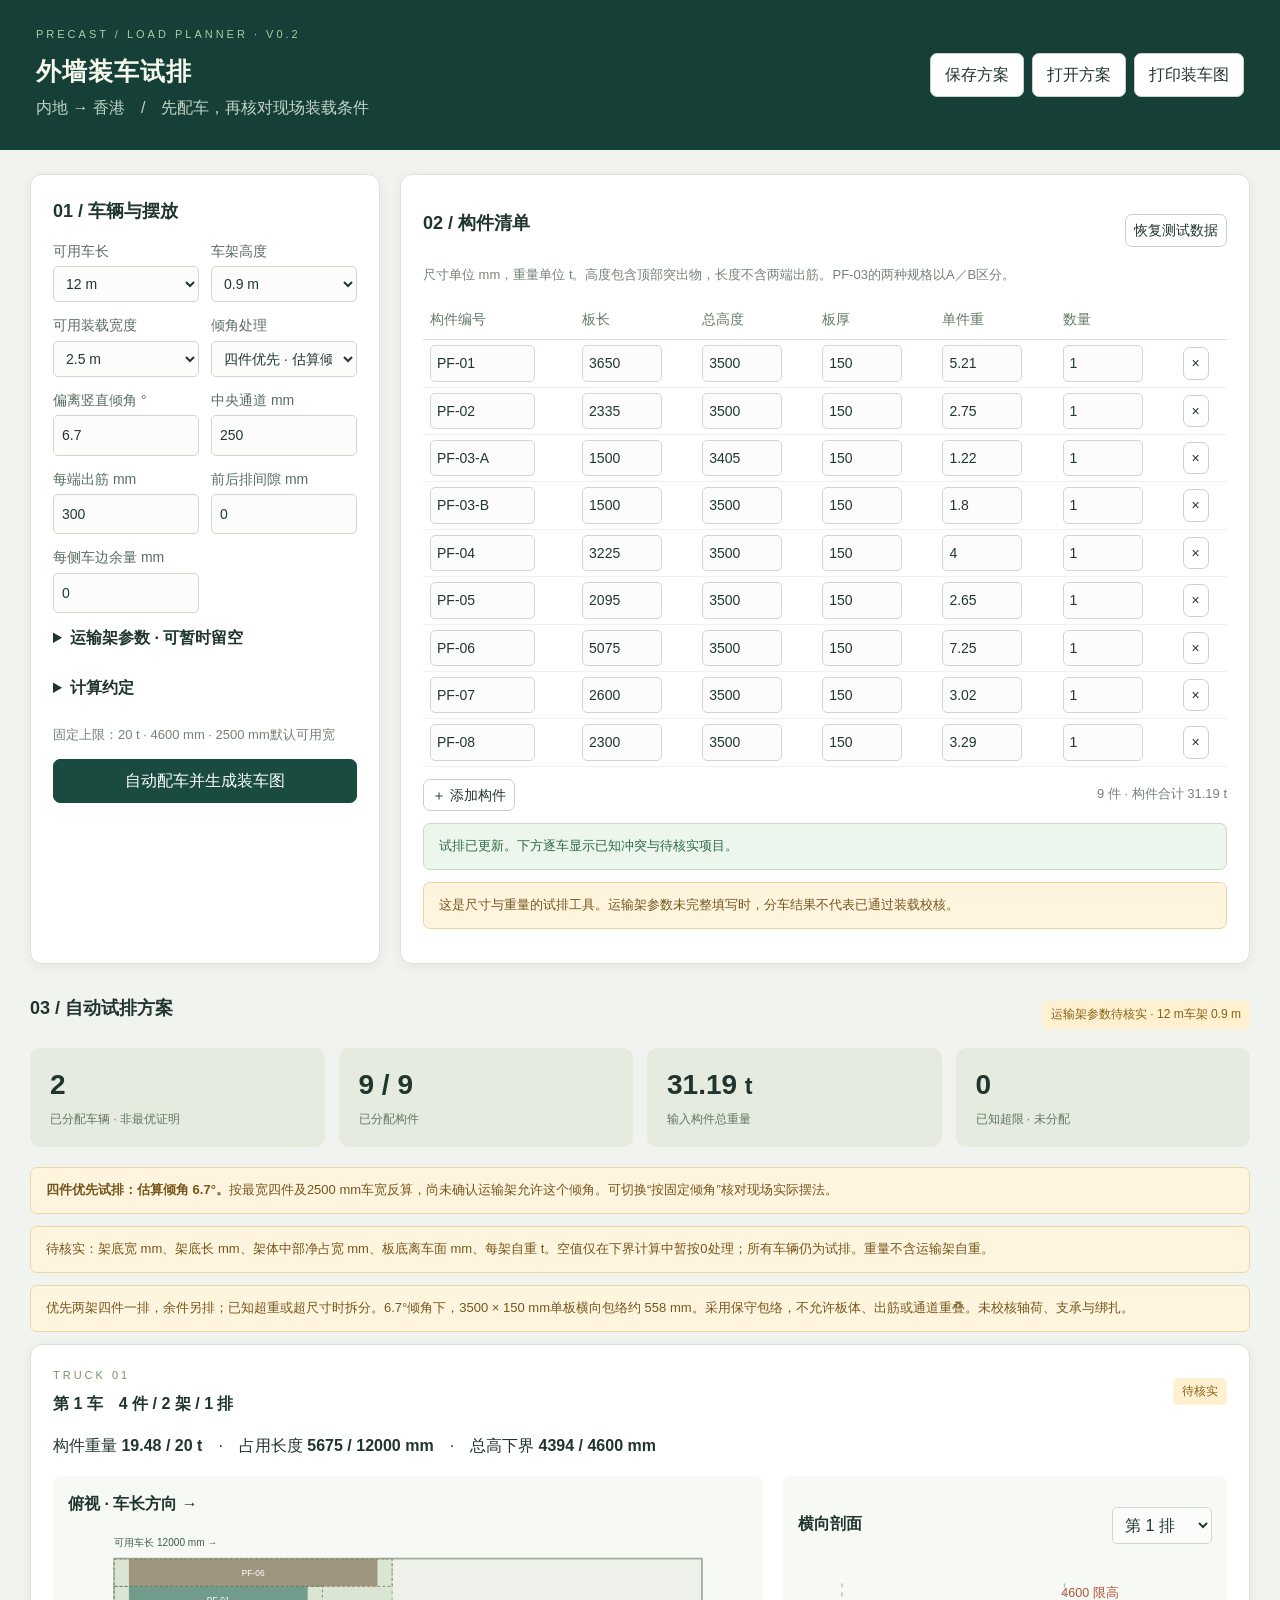
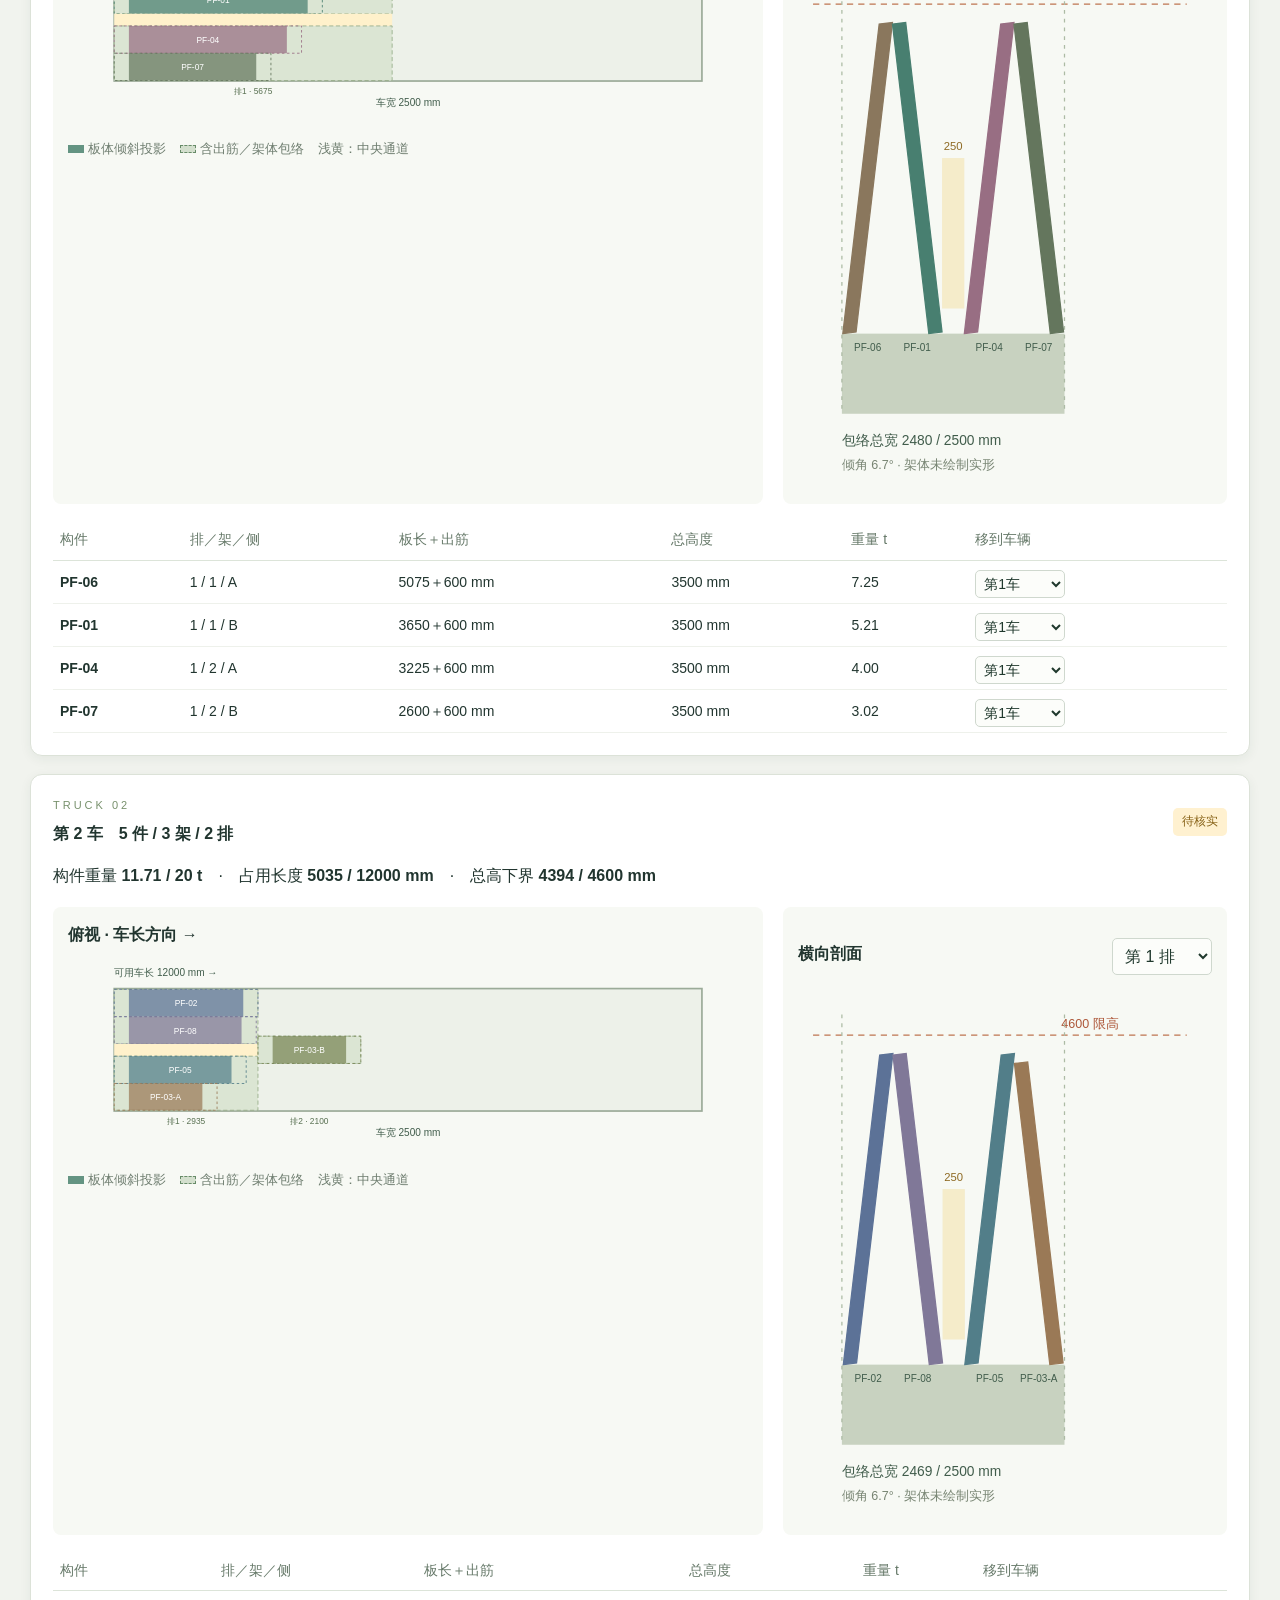
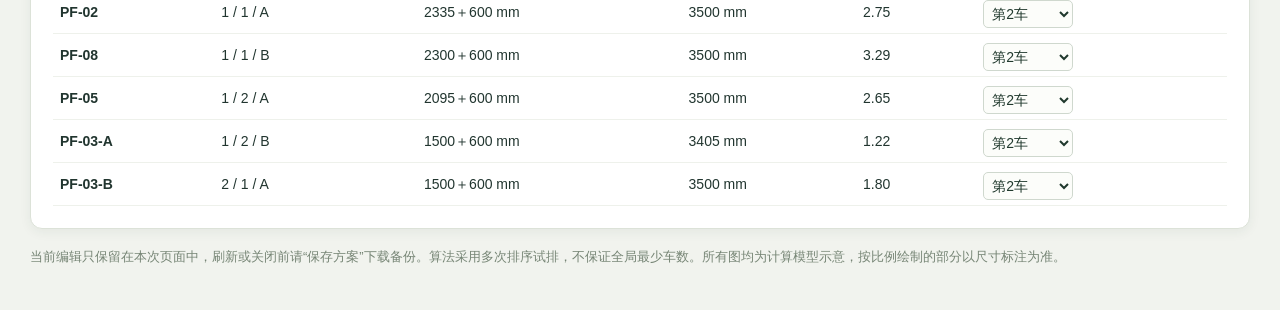
<file: index.html>
<!doctype html><html lang="zh-CN"><head><meta charset="UTF-8"><meta name="viewport" content="width=device-width,initial-scale=1"><title>外墙装车试排 · 内地 → 香港</title><link rel="icon" href="data:image/svg+xml,%3Csvg xmlns='http://www.w3.org/2000/svg' viewBox='0 0 32 32'%3E%3Crect width='32' height='32' rx='7' fill='%23163e39'/%3E%3Cpath d='M7 24L13 8H16L10 24M18 24L22 8H25L21 24' stroke='%23b5dfad' stroke-width='3'/%3E%3C/svg%3E"><link rel="stylesheet" href="styles.css"></head><body>
<header><div><div class="eyebrow">PRECAST / LOAD PLANNER · V0.2</div><h1>外墙装车试排</h1><p>内地 → 香港　/　先配车，再核对现场装载条件</p></div><div class="actions"><button id="save">保存方案</button><button id="load">打开方案</button><button id="print">打印装车图</button><input id="file" type="file" accept=".json,application/json" hidden></div></header>
<main><div class="topgrid"><section class="card settings"><h2>01 / 车辆与摆放</h2><div class="fields" id="fields"></div><details><summary>运输架参数 · 可暂时留空</summary><p class="muted">未知值不等于零。留空时只做下界试排，方案保持待核实；填写0表示已确认该项为零。</p><div class="fields" id="rackFields"></div></details><details><summary>计算约定</summary><p class="muted">每架两侧各一块，不叠放；优先四件一排，默认反算可容纳四件的倾角（待现场确认）。两端出筋沿车长方向；不利用钢筋交错。每排至多两架。采用两侧板体横向外包宽度相加的保守包络；架体中部净占宽另加。单架没有中央通道约束，两架之间预留设定通道。支承、架体强度、轴荷、绑扎及卸车顺序未校核。3500／3405 mm均暂按包含顶部钢筋的总高；重量沿用原清单。</p></details><p class="muted">固定上限：20 t · 4600 mm · 2500 mm默认可用宽</p><button class="primary" id="calculate" style="width:100%">自动配车并生成装车图</button></section>
<section class="card"><div class="sectionbar"><h2>02 / 构件清单</h2><button id="demo" class="smallbutton">恢复测试数据</button></div><p class="muted">尺寸单位 mm，重量单位 t。高度包含顶部突出物，长度不含两端出筋。PF-03的两种规格以A／B区分。</p><div class="scroll"><table><thead><tr><th>构件编号</th><th>板长</th><th>总高度</th><th>板厚</th><th>单件重</th><th>数量</th><th></th></tr></thead><tbody id="items"></tbody></table></div><div class="sectionbar"><button id="add" class="smallbutton">＋ 添加构件</button><span id="inputTotal" class="muted"></span></div><div id="inputStatus" class="notice">正在准备测试方案…</div><div class="notice">这是尺寸与重量的试排工具。运输架参数未完整填写时，分车结果不代表已通过装载校核。</div></section></div>
<section id="result" aria-live="polite"></section><p class="foot">当前编辑只保留在本次页面中，刷新或关闭前请“保存方案”下载备份。算法采用多次排序试排，不保证全局最少车数。所有图均为计算模型示意，按比例绘制的部分以尺寸标注为准。</p></main><div id="toast" role="status"></div>
<script src="engine.js"></script><script src="app.js"></script></body></html>
</file>
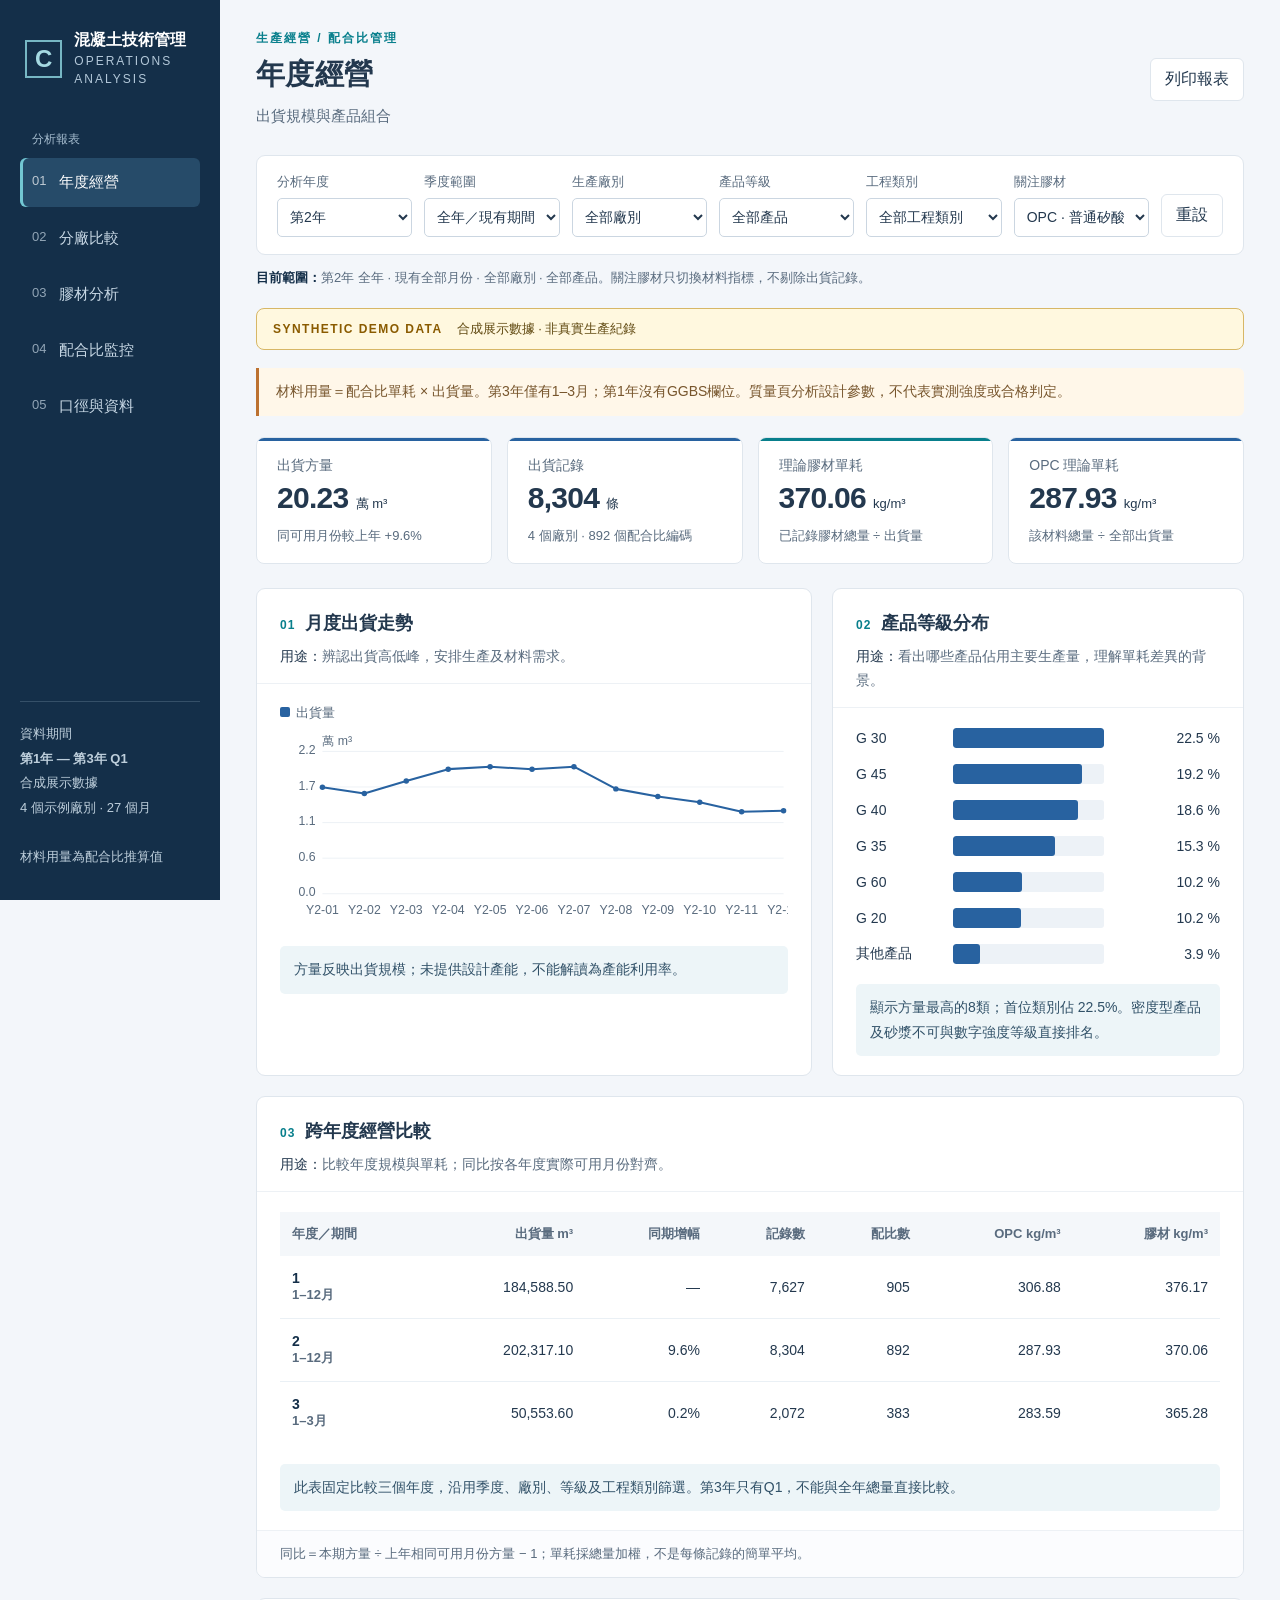
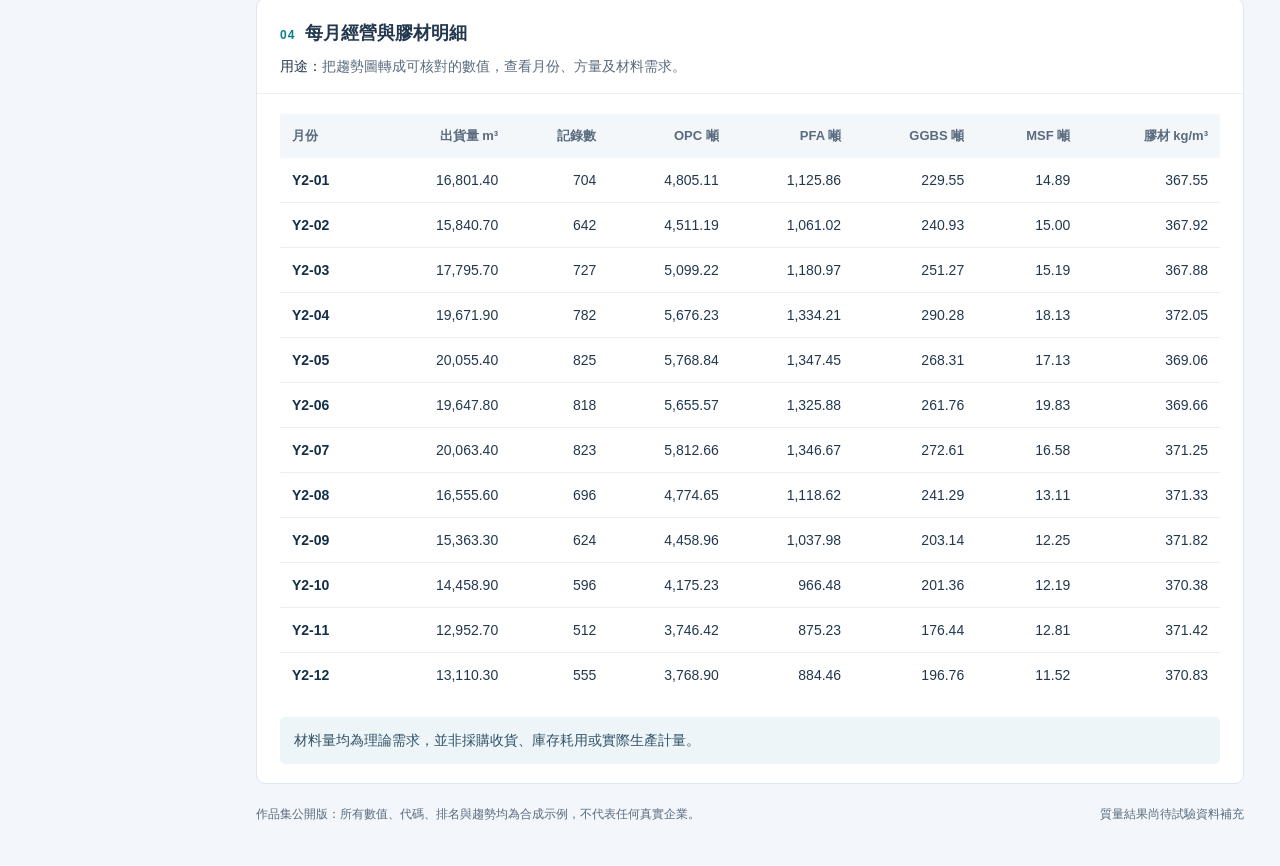
<file: concrete-dashboard/index.html>
<!doctype html><html lang="zh-Hant"><head><meta charset="utf-8"><meta name="viewport" content="width=device-width,initial-scale=1"><meta name="description" content="以合成數據展示混凝土多廠生產經營、膠材結構與配合比監控分析。"><title>混凝土營運與質量分析｜合成數據作品集</title><link rel="icon" type="image/svg+xml" href="data:image/svg+xml,%3Csvg xmlns='http://www.w3.org/2000/svg' viewBox='0 0 32 32'%3E%3Crect width='32' height='32' rx='6' fill='%23142f49'/%3E%3Cpath d='M23 8H10v16h13' fill='none' stroke='%2372c7d3' stroke-width='4'/%3E%3C/svg%3E"><link rel="stylesheet" href="style.css"><link rel="stylesheet" href="readability.css"><link rel="stylesheet" href="demo.css"></head><body><div id="app"></div><noscript>請啟用 JavaScript 以使用篩選及報表。</noscript><script src="data.js"></script><script src="model.js"></script><script src="app.js"></script></body></html>
</file>
<file: styles.css>
*{box-sizing:border-box}body{margin:0;background:#f1f3ee;color:#21352f;font:14px/1.6 'Segoe UI','Microsoft YaHei',sans-serif}button,input,select{font:inherit}button{cursor:pointer;border:1px solid #c9d2c9;border-radius:7px;background:white;color:#21352f;padding:8px 14px}button:hover{background:#e5ede4}button:focus-visible,input:focus-visible,select:focus-visible{outline:3px solid #e5b75a;outline-offset:2px}.primary{background:#194b41;color:white;border-color:#194b41}.primary:hover{background:#276553}header{padding:26px 36px;background:#153f37;color:#f3f7ec;display:flex;justify-content:space-between;align-items:center;gap:20px}header p{margin:4px 0;color:#c3d5c8}h1{font-size:25px;margin:0;font-weight:600;letter-spacing:1px}.eyebrow{font-size:11px;letter-spacing:3px;color:#a9cda9;margin-bottom:7px}main{max-width:1550px;margin:auto;padding:24px 30px}h2{font-size:18px;margin:0 0 14px}h3{font-size:16px;margin:0}.topgrid{display:grid;grid-template-columns:350px 1fr;gap:20px}.card{background:#fff;border:1px solid #dce2d8;border-radius:12px;padding:22px;margin-bottom:18px;box-shadow:0 3px 12px #233d2810}.muted{color:#758277;font-size:12px}.fields{display:grid;grid-template-columns:1fr 1fr;gap:12px}label{display:block;font-size:12px;color:#596c60}input,select{width:100%;padding:8px;border:1px solid #cfd8ce;border-radius:5px;background:#fcfdfa;color:#20392d;margin-top:4px;min-width:0}input:invalid{border-color:#be5a40}summary{cursor:pointer;font-weight:600;margin:12px 0}.actions{display:flex;gap:8px;flex-wrap:wrap;align-items:center}.scroll{overflow:auto}table{width:100%;border-collapse:collapse;white-space:nowrap;font-size:12px}th{text-align:left;color:#667969;font-weight:500;border-bottom:1px solid #dce4d9;padding:9px 7px}td{padding:5px 7px;border-bottom:1px solid #eef1eb}td input{width:80px;margin:0;padding:6px}td:first-child input{width:105px}.smallbutton{padding:4px 8px;font-size:12px}.notice{padding:12px 15px;background:#fff5df;border:1px solid #ebd6a6;border-radius:7px;color:#75561a;margin:12px 0;font-size:13px}.danger{background:#fff0ec;color:#9a3829;border-color:#e9b9ae}.good{background:#edf6ed;color:#2d6a43;border-color:#c6dec8}.stats{display:grid;grid-template-columns:repeat(4,1fr);gap:14px;margin-bottom:20px}.stat{padding:17px 20px;background:#e5ebdf;border-radius:10px}.stat strong{display:block;font-size:28px;line-height:1.4;font-weight:600}.stat span{font-size:12px;color:#637760}.truckhead{display:flex;justify-content:space-between;gap:15px;align-items:center}.badge{font-size:12px;padding:4px 9px;border-radius:5px;background:#fff1d0;color:#866014}.diagrams{display:grid;grid-template-columns:1.6fr 1fr;gap:20px;margin-top:18px}.figure{background:#f7f9f4;border-radius:8px;padding:15px;min-width:0}.figure svg{display:block;width:100%;height:auto;margin-top:8px}svg text{font-family:'Microsoft YaHei','Segoe UI',sans-serif}.legend{display:flex;gap:14px;flex-wrap:wrap;font-size:11px;color:#6f7e70;margin-top:8px}.line{display:inline-block;width:16px;height:8px;background:#649482;margin-right:4px}.dash{background:#d3dfcd;border:1px dashed #678b68}.sectionbar{display:flex;justify-content:space-between;align-items:center;margin:12px 0;gap:10px}.foot{font-size:12px;color:#768575;margin:18px 0}.empty{text-align:center;padding:30px;color:#768575}.dirty{background:#f6ebd6;color:#72571a}.truckcard{break-inside:avoid}.trucktable select{width:90px;padding:4px}.trucktable{margin-top:15px}#toast{position:fixed;bottom:24px;right:24px;background:#143e35;color:white;padding:12px 20px;border-radius:8px;max-width:400px;display:none}.wide{grid-column:1/-1}
body{font-size:16px}.topgrid>*{min-width:0}label,table,.smallbutton{font-size:14px}.muted,.legend,.foot{font-size:13px}.diagrams>*{min-width:0}.card{min-width:0}
@media(max-width:1050px){.topgrid{grid-template-columns:minmax(0,1fr)}.diagrams{grid-template-columns:1fr 1fr}.settings .fields{grid-template-columns:repeat(4,minmax(0,1fr))}}@media(max-width:650px){header{padding:22px;display:block}main{padding:16px}.diagrams{grid-template-columns:1fr}.stats{grid-template-columns:1fr 1fr}.settings .fields{grid-template-columns:1fr 1fr}.card{padding:16px}.truckhead{align-items:flex-start;flex-direction:column}h1{font-size:21px}header .actions{margin-top:15px}}
@media(max-width:900px){.diagrams{grid-template-columns:1fr}.figure svg{max-height:420px}.settings .fields{grid-template-columns:repeat(2,minmax(0,1fr))}.stats{grid-template-columns:1fr 1fr}}
@media print{body{background:white;font-size:11px}header{background:white;color:#173d30;padding:10px 0}header p{color:#555}.topgrid,.noprint,header .actions,#toast{display:none!important}main{padding:0}.card{box-shadow:none;margin-bottom:12px;padding:12px}.stats{margin:8px 0}.stat{padding:6px}.stat strong{font-size:20px}.diagrams{grid-template-columns:1.5fr 1fr}.trucktable select{display:none}.truckcard{break-inside:avoid} @page{size:A4 landscape;margin:10mm}}
</file>
<file: concrete-dashboard/style.css>
:root{--navy:#142f49;--blue:#2862a0;--teal:#087f8c;--orange:#bc7130;--purple:#7d65ae;--ink:#23384e;--muted:#596b7e;--line:#dfe6ed;--surface:#f3f6fa;--white:#fff;font-family:Inter,"Microsoft JhengHei","Microsoft YaHei",sans-serif;color:var(--ink);background:var(--surface);font-size:16px}*{box-sizing:border-box}body{margin:0}button,select{font:inherit}button,select,summary{cursor:pointer}button:focus-visible,select:focus-visible,a:focus-visible,summary:focus-visible{outline:3px solid #c87a22;outline-offset:3px}button{border:1px solid var(--line);border-radius:6px;background:#fff;color:var(--ink);padding:10px 14px}button:hover{background:#eaf1f7}.shell{display:grid;grid-template-columns:220px minmax(0,1fr);min-height:100vh}.sidebar{background:var(--navy);color:#fff;padding:30px 20px;position:sticky;top:0;height:100vh;display:flex;flex-direction:column}.brand{display:flex;align-items:center;gap:12px;padding:0 5px 26px}.brand-mark{font-size:24px;font-weight:800;border:2px solid #77b7c4;padding:3px 8px;color:#a5d9e2}.brand strong{display:block;font-size:18px}.brand small{font-size:12px;color:#b3c8d9;letter-spacing:2px}.navlabel{font-size:12px;color:#a7bed0;padding:18px 12px 10px}.nav{display:grid;gap:7px}.nav button{text-align:left;background:transparent;color:#c8d8e5;border:none;display:flex;gap:13px;padding:15px 12px;font-size:15px}.nav button.active{background:#264b69;color:#fff;box-shadow:inset 3px 0 #72c7d3}.nav button:hover{background:#25455f}.nav button span{font-size:13px;opacity:.7}.sidefoot{margin-top:auto;font-size:13px;color:#bdcedb;line-height:1.9;border-top:1px solid #355068;padding-top:20px}.main{padding:30px 36px 40px;max-width:1720px;width:100%;margin:auto}.topline{display:flex;justify-content:space-between;gap:18px;align-items:center}.eyebrow{font-size:12px;font-weight:700;letter-spacing:2px;color:var(--teal);margin:0 0 8px}.topline h1{font-size:29px;margin:0;font-weight:750;letter-spacing:.3px}.topline p{color:var(--muted);font-size:15px;margin:9px 0 0;line-height:1.65}.tag{background:#e6eef6;color:var(--blue);border:1px solid #d1dfeb;padding:7px 11px;font-size:13px;border-radius:4px;white-space:nowrap}.filters{margin:26px 0 12px;background:white;border:1px solid var(--line);border-radius:9px;padding:17px 20px;display:grid;grid-template-columns:repeat(6,minmax(0,1fr)) auto;gap:12px;align-items:end}.filters label{display:block;font-size:13px;color:var(--muted);margin:0 0 7px}.filters select{width:100%;border:1px solid #cbd6e1;border-radius:5px;color:var(--ink);background:#fff;padding:9px 8px;font-size:14px;min-height:39px}.scope{font-size:13px;line-height:1.7;color:var(--muted);margin:8px 0 19px}.scope strong{color:var(--navy)}.notice{border-left:3px solid var(--orange);background:#fff7e9;color:#77552c;font-size:14px;line-height:1.7;padding:12px 17px;margin-bottom:21px;border-radius:0 6px 6px 0}.kpis{display:grid;grid-template-columns:repeat(4,minmax(0,1fr));gap:15px;margin:18px 0 24px}.kpi{background:#fff;border:1px solid var(--line);border-radius:8px;padding:19px 20px 16px;position:relative;overflow:hidden}.kpi:before{content:"";position:absolute;left:0;top:0;right:0;height:3px;background:var(--accent,var(--blue))}.kpi-label{font-size:14px;color:var(--muted)}.kpi-value{display:flex;align-items:baseline;flex-wrap:wrap;gap:7px;font-size:30px;line-height:1.55;font-weight:750;letter-spacing:-.7px;font-variant-numeric:tabular-nums}.kpi-value small{font-size:13px;font-weight:400;letter-spacing:0}.kpi-note{font-size:13px;line-height:1.6;color:var(--muted);margin-top:5px}.grid{display:grid;grid-template-columns:minmax(0,1.35fr) minmax(0,1fr);gap:20px;margin-bottom:20px}.grid.equal{grid-template-columns:repeat(2,minmax(0,1fr))}.panel{background:white;border:1px solid var(--line);border-radius:9px;overflow:hidden;margin-bottom:20px}.grid .panel{margin-bottom:0}.panel-head{padding:21px 23px 14px;border-bottom:1px solid #edf1f5}.panel h2{font-size:18px;margin:0 0 8px;line-height:1.5}.panel h2 .num{font-size:12px;letter-spacing:1px;color:var(--teal);display:inline-block;margin-right:10px}.purpose{font-size:14px;color:var(--muted);margin:0;line-height:1.7}.purpose b{color:var(--ink);font-weight:550}.panel-body{padding:20px 23px}.readout{font-size:14px;line-height:1.8;color:#315168;background:#edf5f8;margin:0 23px 19px;padding:11px 14px;border-radius:5px}.formula{color:var(--muted);font-size:13px;line-height:1.7;padding:12px 23px;border-top:1px solid #edf1f5;background:#fbfcfe}.table-wrap{overflow:auto;width:100%}table{width:100%;border-collapse:collapse;font-size:14px;font-variant-numeric:tabular-nums}th{font-size:13px;color:var(--muted);background:#f4f7fa;text-align:right;padding:13px 12px;white-space:nowrap;font-weight:600}td{text-align:right;padding:14px 12px;border-bottom:1px solid #eaf0f5;white-space:nowrap}th:first-child,td:first-child{text-align:left}tbody tr:last-child td{border-bottom:none}tbody tr:hover{background:#f7fafc}.rowstrong{font-weight:700;color:var(--navy)}.small{font-size:13px;color:var(--muted)}.positive{color:var(--teal)}.negative{color:#a35f25}.empty{padding:48px 22px;text-align:center;color:var(--muted);font-size:15px;line-height:1.9}.hbars{display:grid;gap:16px}.hbar{display:grid;grid-template-columns:85px 1fr 104px;gap:12px;align-items:center;font-size:14px}.track{height:20px;background:#edf2f7;border-radius:3px;overflow:hidden}.fill{height:100%;border-radius:3px;background:var(--blue);min-width:1px}.hbar-val{text-align:right;font-variant-numeric:tabular-nums}.chart-wrap{overflow:auto}.chart{width:100%;min-width:480px;display:block}.chart text{font-family:inherit;fill:#596b7e;font-size:13px}.legend{display:flex;gap:18px;flex-wrap:wrap;font-size:13px;color:var(--muted);margin:0 0 13px}.legend i{width:10px;height:10px;display:inline-block;border-radius:2px;margin-right:6px}.stack-row{display:grid;grid-template-columns:90px 1fr;gap:10px;align-items:center;margin:15px 0;font-size:14px}.stack{height:28px;display:flex;background:#edf2f7;border-radius:3px;overflow:hidden}.stack span{height:100%;min-width:0;display:flex;align-items:center;justify-content:center;color:white;font-size:12px}.annual{display:grid;grid-template-columns:repeat(3,1fr);gap:18px}.annual-item{border-left:3px solid var(--blue);padding:5px 13px}.annual-item h3{font-size:15px;margin:0 0 9px}.annual-item strong{font-size:25px}.annual-item p{font-size:13px;color:var(--muted);line-height:1.65}.status-grid{display:grid;grid-template-columns:repeat(3,1fr);gap:14px}.status-item{border:1px solid var(--line);padding:16px;border-radius:6px;line-height:1.8;font-size:14px}.status-item strong{display:block;font-size:16px}.status{display:inline-block;font-size:12px;padding:3px 8px;background:#edf5f8;color:var(--teal);margin-bottom:7px;border-radius:3px}.status.missing{background:#f1f2f4;color:#657286}.method{line-height:1.9;font-size:15px}.method h3{font-size:17px;margin:20px 0 8px}.method p{margin:8px 0}.method ul{padding-left:22px}.detail{margin-top:20px}.detail summary{padding:14px 0;color:var(--blue);font-size:14px}.footer{font-size:12px;line-height:1.8;color:var(--muted);margin-top:20px;display:flex;justify-content:space-between;gap:20px}.insight-title{font-size:14px;margin-bottom:5px;color:var(--teal);font-weight:650}.actions{display:flex;gap:8px}.visually-hidden{position:absolute;width:1px;height:1px;overflow:hidden;clip:rect(0,0,0,0)}@media(min-width:1650px){.main{padding:38px 45px}.kpi-value{font-size:35px}}@media(max-width:1200px){.shell{grid-template-columns:180px minmax(0,1fr)}.sidebar{padding:24px 12px}.main{padding:25px 22px}.filters{grid-template-columns:repeat(3,1fr)}.filters button{grid-column:3}.kpi-value{font-size:25px}.grid{grid-template-columns:1fr}.grid.equal{grid-template-columns:1fr}.kpis{gap:10px}.kpi{padding:17px 13px}}@media(max-width:760px){.shell{display:block}.sidebar{position:static;height:auto;padding:16px}.brand{padding:0 0 13px}.nav{display:flex;overflow:auto;gap:5px}.nav button{white-space:nowrap;padding:10px 12px}.navlabel,.sidefoot{display:none}.main{padding:22px 15px}.topline{align-items:flex-start}.topline h1{font-size:24px}.topline .tag{display:none}.filters{padding:14px;grid-template-columns:repeat(2,minmax(0,1fr));gap:12px;margin-top:19px}.filters button{grid-column:auto}.kpis{grid-template-columns:repeat(2,minmax(0,1fr))}.kpi-value{font-size:26px}.panel-head,.panel-body{padding:17px}.readout{margin:0 17px 17px}.formula{padding:12px 17px}.annual{grid-template-columns:1fr}.status-grid{grid-template-columns:1fr}.hbar{grid-template-columns:75px 1fr 90px}.footer{display:block}.scope{font-size:13px}}@media print{.sidebar,.filters,.actions{display:none}.shell{display:block}.main{max-width:none;padding:0}.panel,.kpi{break-inside:avoid}.grid{grid-template-columns:1fr 1fr}body{background:white}.notice{background:white}.chart{min-width:0}.table-wrap{overflow:visible}}
</file>
<file: concrete-dashboard/readability.css>
.brand strong{font-size:16px;white-space:nowrap}
.chart{min-width:520px}
.chart text{font-size:18px}
@media print{.chart{min-width:0}}
</file>
<file: concrete-dashboard/demo.css>
.demo-banner {
  display: flex;
  gap: 14px;
  align-items: center;
  margin: 0 0 18px;
  padding: 11px 16px;
  border: 1px solid #d7b766;
  background: #fff8df;
  color: #624b13;
  border-radius: 8px;
}
.demo-banner b { font-size: 12px; letter-spacing: .12em; color: #8a5b00; }
.demo-banner span { font-size: 13px; }
@media (max-width: 760px) { .demo-banner { align-items: flex-start; flex-direction: column; gap: 3px; } }
</file>
